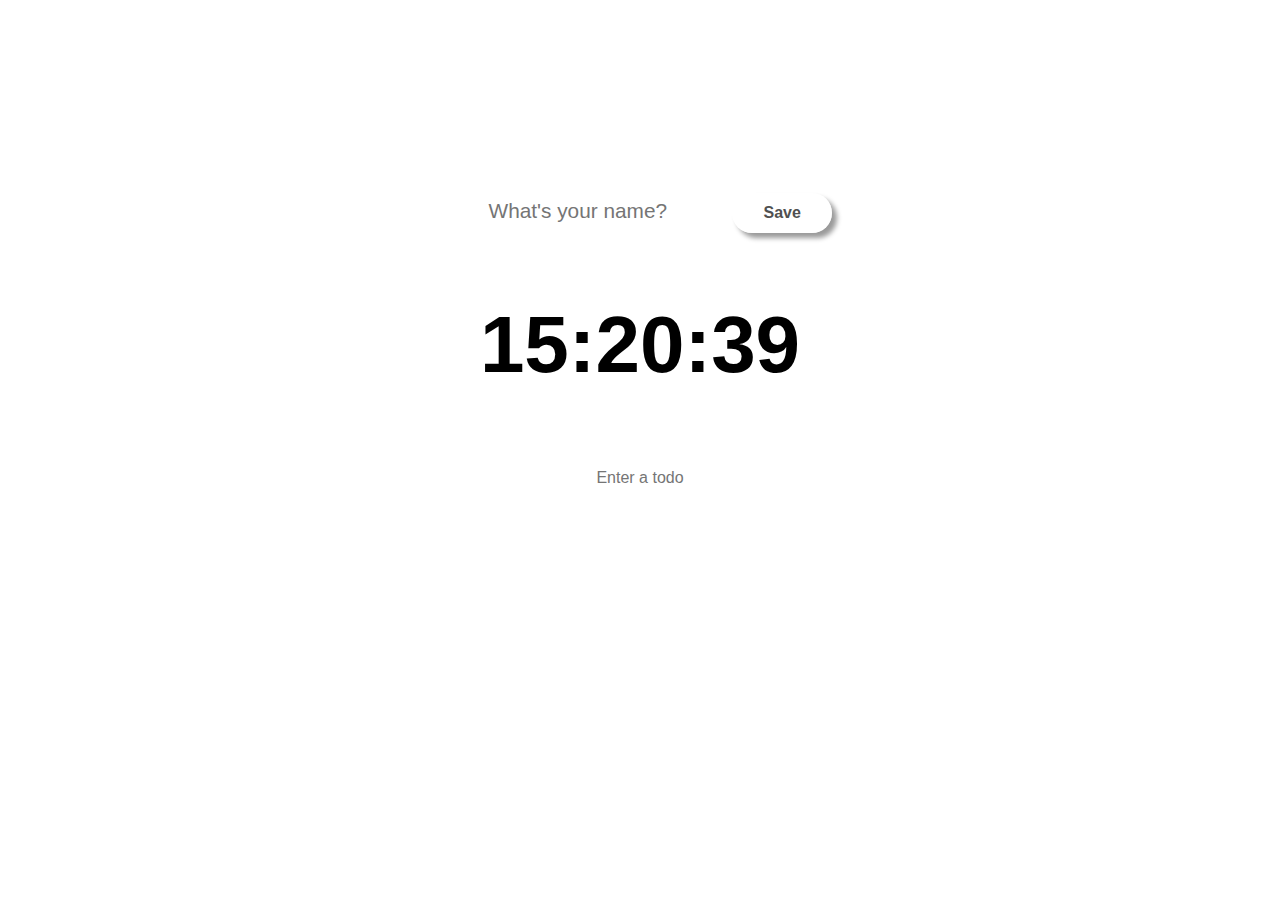
<file: index.html>
<!DOCTYPE html>
<html lang="en">
  <head>
    <meta charset="UTF-8" />
    <meta name="viewport" content="width=device-width, initial-scale=1.0" />
    <title>Document</title>
    <link rel="stylesheet" href="css/style.css" />
  </head>
  <body>
    <div id="weather">
      <span></span>
      <span></span>
    </div>
    <form id="login-form" class="hidden">
      <input
        required
        maxlength="15"
        type="text"
        placeholder="What's your name?"
      />
      <input type="submit" value="Save" />
    </form>
    <h1 id="greeting" class="hidden"></h1>
    <h2 id="clock">00:00:00</h2>
    <div id="quote"></div>
    <div id="author"></div>
    <form id="todo-form">
      <input type="text" placeholder="Enter a todo" />
    </form>
    <ul id="todo-list"></ul>
    <div id="photographer"></div>

    <!-- SCRIPT  -->
    <script type="module" src="js/greeting.js"></script>
    <script type="module" src="js/clock.js"></script>
    <script type="module" src="js/quotes.js"></script>
    <script type="module" src="js/backgrounds.js"></script>
    <script type="module" src="js/todo.js"></script>
    <script type="module" src="js/weather.js"></script>
  </body>
</html>
</file>
<file: css/style.css>
@import "login.css";
@import "todo.css";

.hidden {
  display: none;
}
html,
body {
  height: 100%;
}

html {
  display: table;
  margin: auto;
}

body {
  display: table-cell;
  vertical-align: middle;
  text-align: center;
  font-family: "Baloo Tammudu 1", "Noto Sans", sans-serif;
}

#backgroundImage {
  position: absolute;
  left: 0;
  top: 0;
  width: 100%;
  height: 100%;
  z-index: -1000;
}

#greeting,
#clock,
#quote,
#author {
  text-align: center;
  vertical-align: middle;
}

#greeting {
  font-size: 6em;
}

#clock {
  font-size: 5em;
}

#quote,
#author {
  font-size: 1.5em;
}

#quote {
  margin: 0px 100px;
}

#author {
  margin: 30px;
}

#photographer {
  position: fixed;
  bottom: 0;
  right: 0;
}

#weather {
  position: fixed;
  top: 5%;
  left: 50%;
  transform: translate(-50%, -50%);
  font-size: large;
  font-weight: 500;
}

::-webkit-scrollbar {
  width: 12px;
}

::-webkit-scrollbar-track {
  -webkit-box-shadow: inset 0 0 6px rgba(0, 0, 0, 0.3);
  border-radius: 10px;
}

::-webkit-scrollbar-thumb {
  border-radius: 10px;
  -webkit-box-shadow: inset 0 0 6px rgba(0, 0, 0, 0.5);
}
</file>
